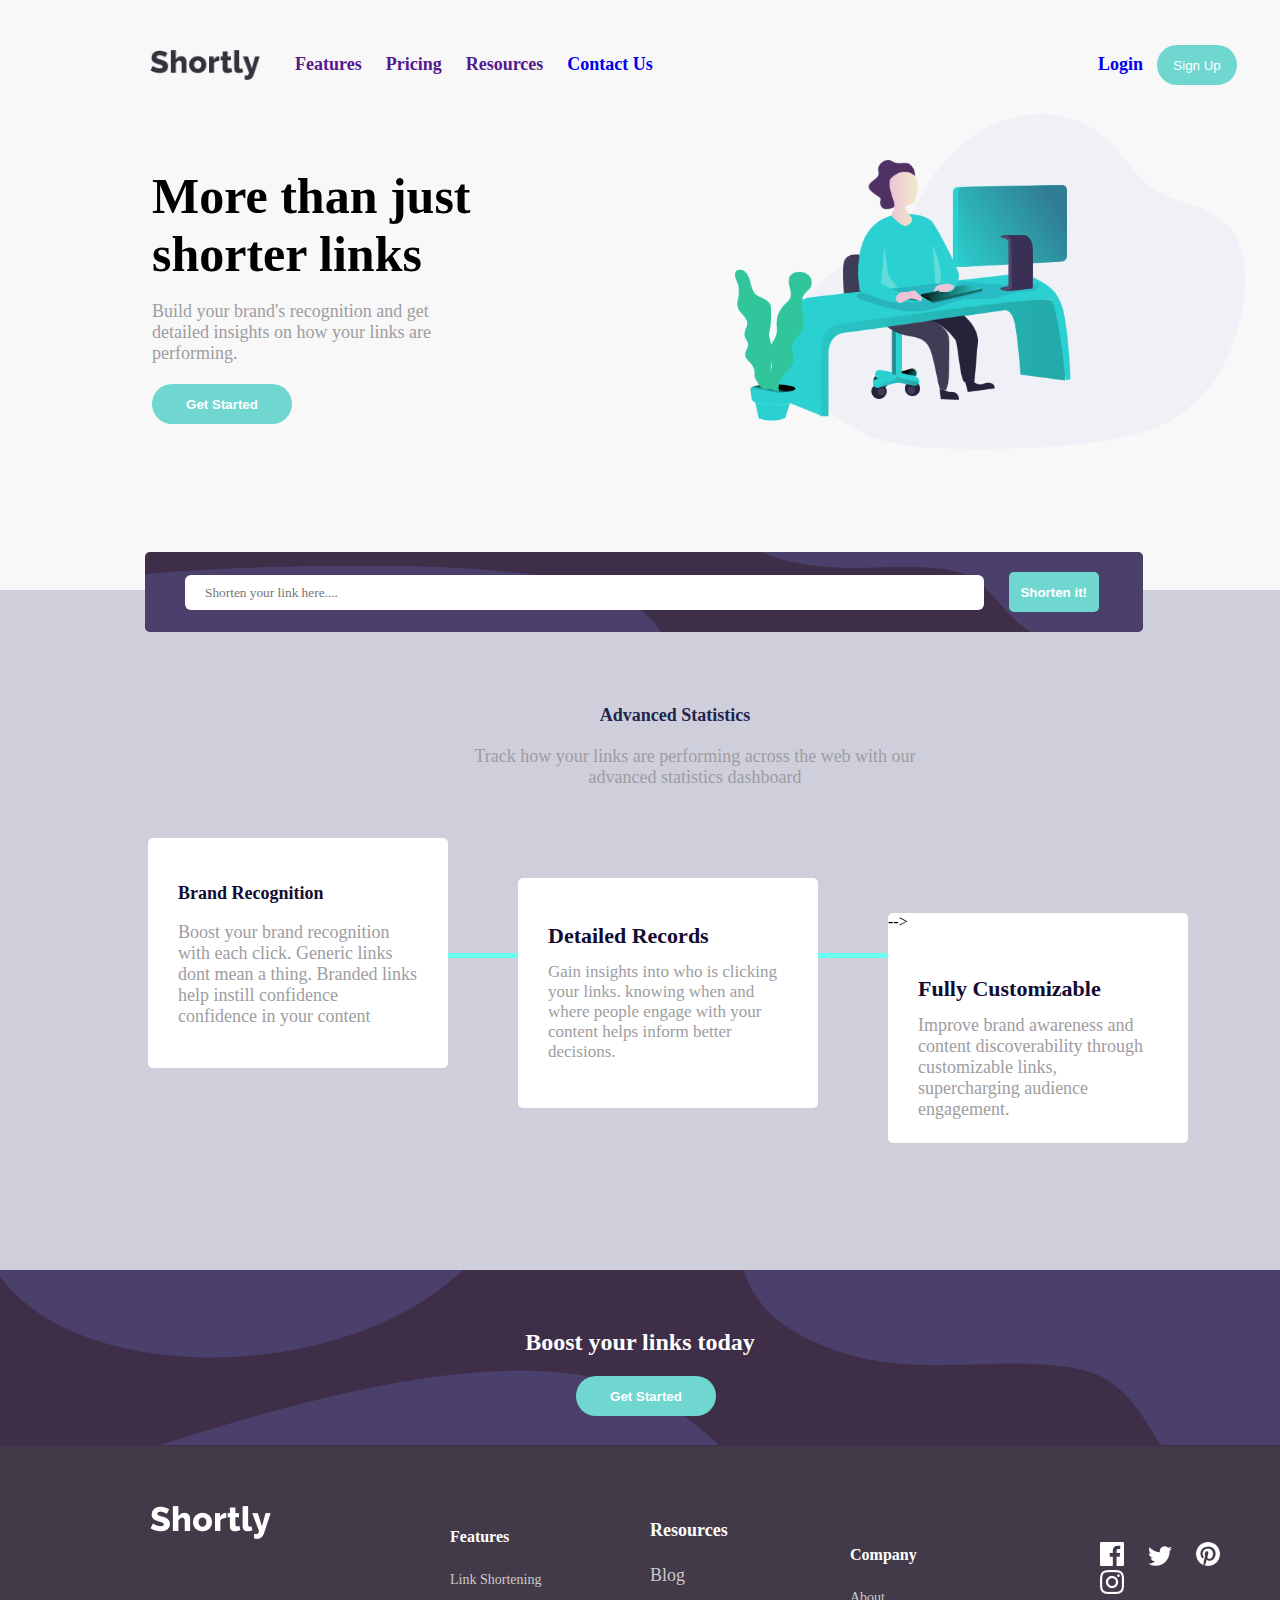
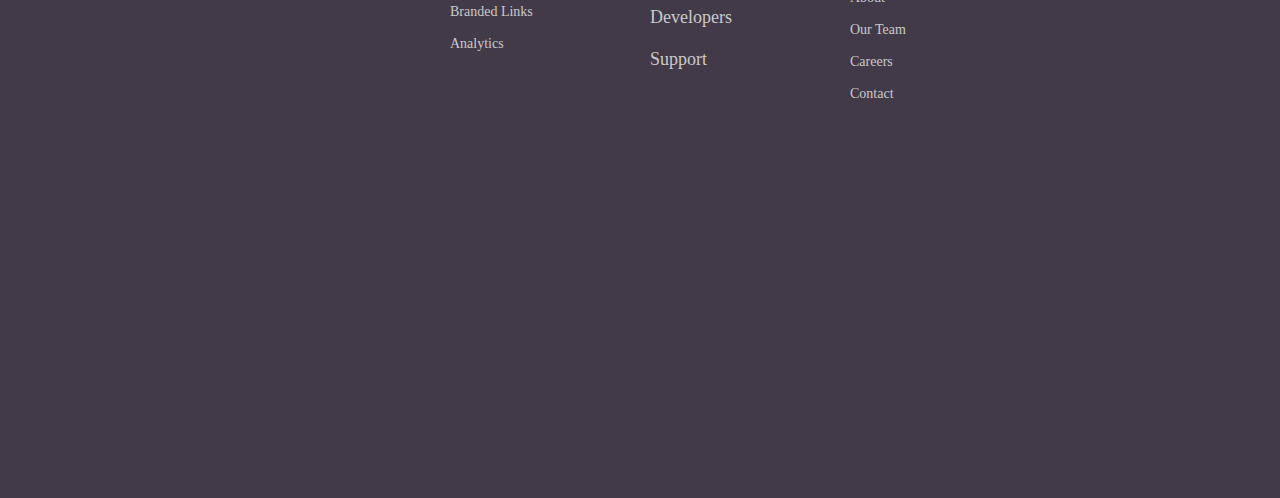
<file: index.htm>
<!DOCTYPE html>
<html>
<head>
	<title>URL SHORTENER</title>
	<link rel="stylesheet" type="text/css" href="url.css">
</head>

<body>
	<div class="top">
		<div id="headnav">
			<img id="logo" src="logo.png">
			<nav class="leftheader">
				<a href="">Features</a>
				<a href="">Pricing</a>
				<a href="">Resources</a>
				<a href="links/contactinfo.html">Contact Us</a>
			</nav>
		</div>
			<nav class="rightheader">
				<a id="login" href="links/login.html"> Login</a>
				<button id="btn"> Sign Up</button>
			</nav>	
	<section>
		<table id="section">
			<tr valign="top">
				<td width="50%">
					<div class="container">
					<h1 id="writings">More than just shorter links</h1>
					<br>
					<p id="writings">Build your brand's recognition and get detailed insights on how your links are performing.</p>
					</div>
					<button id="btn2"> Get Started</button>
				</td>
				<td width="50%">
					<div class="container">
					<img id="desk" src="illustration-working.png">
					</div>
				</td>
			</tr>
		</table>
	</section>
	</div>
	<br><br><br>
	<br><br><br>
	<br><br><br>
	
	
	<section class="mid">
		<div id="inputbg">
			<img id="input_img" src="bg-shorten-desktop.png">
			<form>
			<input type="text" name="input" placeholder="Shorten your link here...." maxlength="20" minlength="4" required><button type="submit" id="inputbtn">Shorten it!</button>
		</form>
		</div>
		<div id="mid_txt" >
			<h2 class="mid_h">Advanced Statistics</h2>
			<p class="mid_P"> Track how your links are performing across the web with our advanced statistics dashboard</p>
		</div>
		<div id="line">
			<div id="brand">
				<h3 id="BR_h">Brand Recognition</h3><br><p id="mid_4P">Boost your brand recognition with each click. Generic links dont mean a thing. Branded links help instill confidence confidence in your content</p>
			</div>
			<div id="DR">
				<h3 id="DR_h">Detailed Records</h3><br><p id="mid_DR">Gain insights into who is clicking your links. knowing when and where people engage with your content helps inform better decisions.</p>
			</div>
			<div id="FC">
				 <!-- <div id="FC_img"><img src="icon-fully-customizable.png"></div> --> -->
				<h3 id="FC_header">Fully Customizable</h3><br><p id="mid_FC">Improve brand awareness and content discoverability through customizable links, supercharging audience engagement.</p>
			</div>
		</div>

	</section>  

	<footer>
		<div id="footer1">
			<img id="footer_img" src="links/img/bg-boost-desktop.png">
			<h2 id="footer1_content">Boost your links today</h2>
			<button id="footer_btn"> Get Started</button>
		</div>
		<div id="footer2">
			<img id="logo2" src="logo2.png">
			<!-- <h1 id="logo2">Shortly</h1> -->
			<h4 id="col1_head">Features</h4>
			<br><br>
			<nav id="col1_item">
				<a href="">Link Shortening</a><br><br>
				<a href="">Branded Links</a><br><br>
				<a href="">Analytics</a><br><br>
			</nav>

			<h4 id="col2_head">Resources</h4>
			<br><br>
			<nav id="col2_item">
				<a href="">Blog</a><br><br>
				<a href="">Developers</a><br><br>
				<a href="">Support</a><br><br>
			</nav>

			<h4 id="col3_head">Company</h4>
			<br><br>
			<nav id="col3_item">
				<a href="">About</a><br><br>
				<a href="">Our Team</a><br><br>
				<a href="">Careers</a><br><br>
				<a href="">Contact</a>
			</nav>
			<div id="social_media">
				<img id="fb" class="social_media" src="icon-facebook.svg">
				<img id="twitter" class="social_media" src="icon-twitter.png">
				<img id="pinterest" class="social_media" src="icon-pinterest.png">
				<img id="instagram" class="social_media" src="icon-instagram.png">
			</div>
		</div>
		
	</footer>
</body>
</html>
</file>
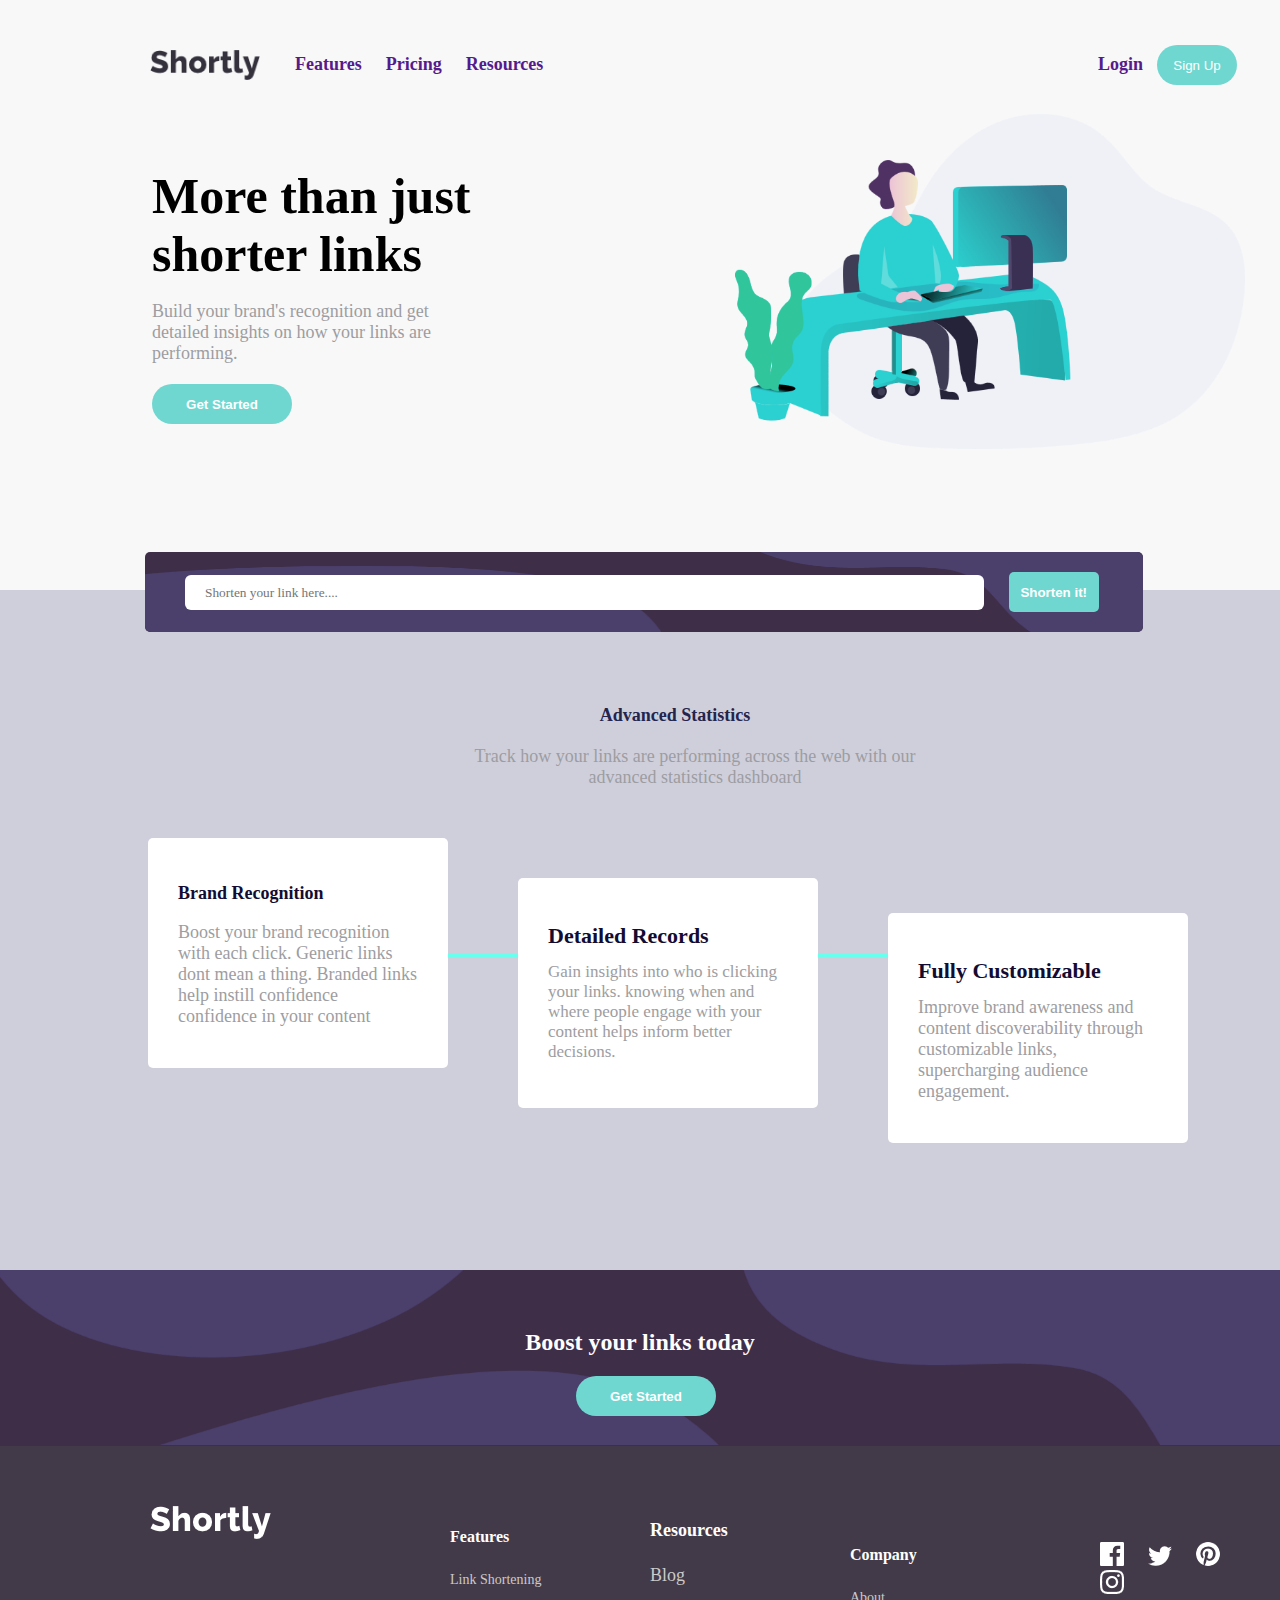
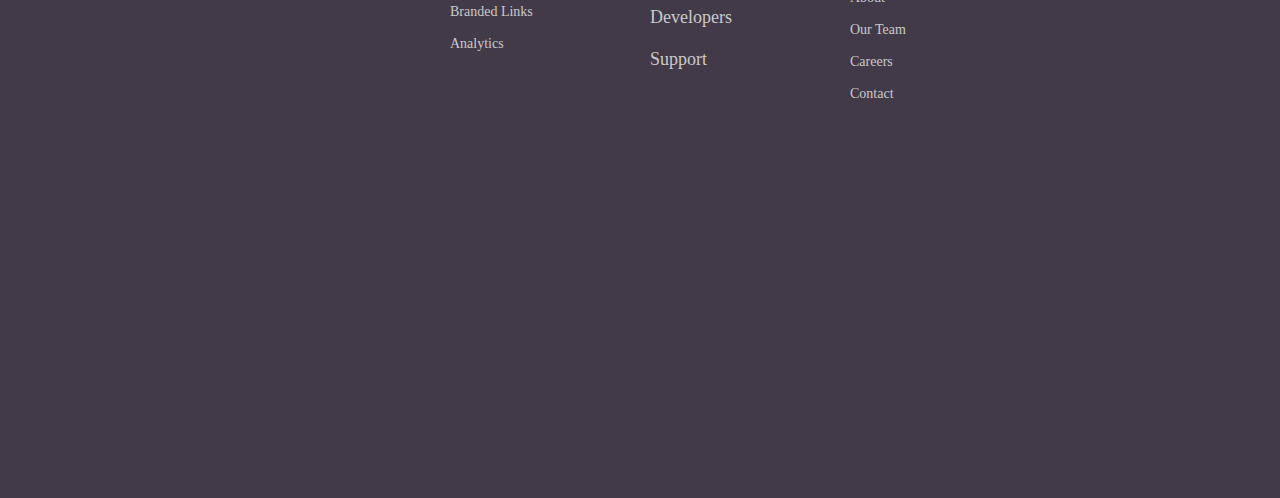
<file: url shortener.htm>
<!DOCTYPE html>
<html>
<head>
	<title>URL SHORTENER</title>
	<link rel="stylesheet" type="text/css" href="url.css">
</head>

<body>
	<div class="top">
		<div id="headnav">
			<img id="logo" src="logo.png">
			<nav class="leftheader">
				<a href="">Features</a>
				<a href="">Pricing</a>
				<a href="">Resources</a>
			</nav>
		</div>
			<nav class="rightheader">
				<a id="login" href=""> Login</a>
				<button id="btn"> Sign Up</button>
			</nav>	
	<section>
		<table id="section">
			<tr valign="top">
				<td width="50%">
					<div class="container">
					<h1 id="writings">More than just shorter links</h1>
					<br>
					<p id="writings">Build your brand's recognition and get detailed insights on how your links are performing.</p>
					</div>
					<button id="btn2"> Get Started</button>
				</td>
				<td width="50%">
					<div class="container">
					<img id="desk" src="illustration-working.png">
					</div>
				</td>
			</tr>
		</table>
	</section>
	</div>
	<br><br><br>
	<br><br><br>
	<br><br><br>
	
	
	<section class="mid">
		<div id="inputbg">
			<img id="input_img" src="bg-shorten-desktop.png">
			<form>
			<input type="text" name="input" placeholder="Shorten your link here...." maxlength="20" minlength="4" required><button type="submit" id="inputbtn">Shorten it!</button>
		</form>
		</div>
		<div id="mid_txt" >
			<h2 class="mid_h">Advanced Statistics</h2>
			<p class="mid_P"> Track how your links are performing across the web with our advanced statistics dashboard</p>
		</div>
		<div id="line">
			<div id="brand">
				<h3 id="BR_h">Brand Recognition</h3><br><p id="mid_4P">Boost your brand recognition with each click. Generic links dont mean a thing. Branded links help instill confidence confidence in your content</p>
			</div>
			<div id="DR">
				<h3 id="DR_h">Detailed Records</h3><br><p id="mid_DR">Gain insights into who is clicking your links. knowing when and where people engage with your content helps inform better decisions.</p>
			</div>
			<div id="FC">
				<!-- <div id="FC_img"><img src="icon-fully-customizable.png"></div> -->
				<h3 id="FC_header">Fully Customizable</h3><br><p id="mid_FC">Improve brand awareness and content discoverability through customizable links, supercharging audience engagement.</p>
			</div>
		</div>

	</section>

	<footer>
		<div id="footer1">
			<img id="footer_img" src="bg-boost-desktop.png">
			<h2 id="footer1_content">Boost your links today</h2>
			<button id="footer_btn"> Get Started</button>
		</div>
		<div id="footer2">
			<img id="logo2" src="logo2.png">
			<!-- <h1 id="logo2">Shortly</h1> -->
			<h4 id="col1_head">Features</h4>
			<br><br>
			<nav id="col1_item">
				<a href="">Link Shortening</a><br><br>
				<a href="">Branded Links</a><br><br>
				<a href="">Analytics</a><br><br>
			</nav>

			<h4 id="col2_head">Resources</h4>
			<br><br>
			<nav id="col2_item">
				<a href="">Blog</a><br><br>
				<a href="">Developers</a><br><br>
				<a href="">Support</a><br><br>
			</nav>

			<h4 id="col3_head">Company</h4>
			<br><br>
			<nav id="col3_item">
				<a href="">About</a><br><br>
				<a href="">Our Team</a><br><br>
				<a href="">Careers</a><br><br>
				<a href="">Contact</a>
			</nav>
			<div id="social_media">
				<img class="social_media" src="icon-facebook.svg">
				<img class="social_media" src="icon-twitter.png">
				<img id="pinterest" class="social_media" src="icon-pinterest.png">
				<img class="social_media" src="icon-instagram.png">
			</div>
		</div>
		
	</footer>
</body>
</html>
</file>
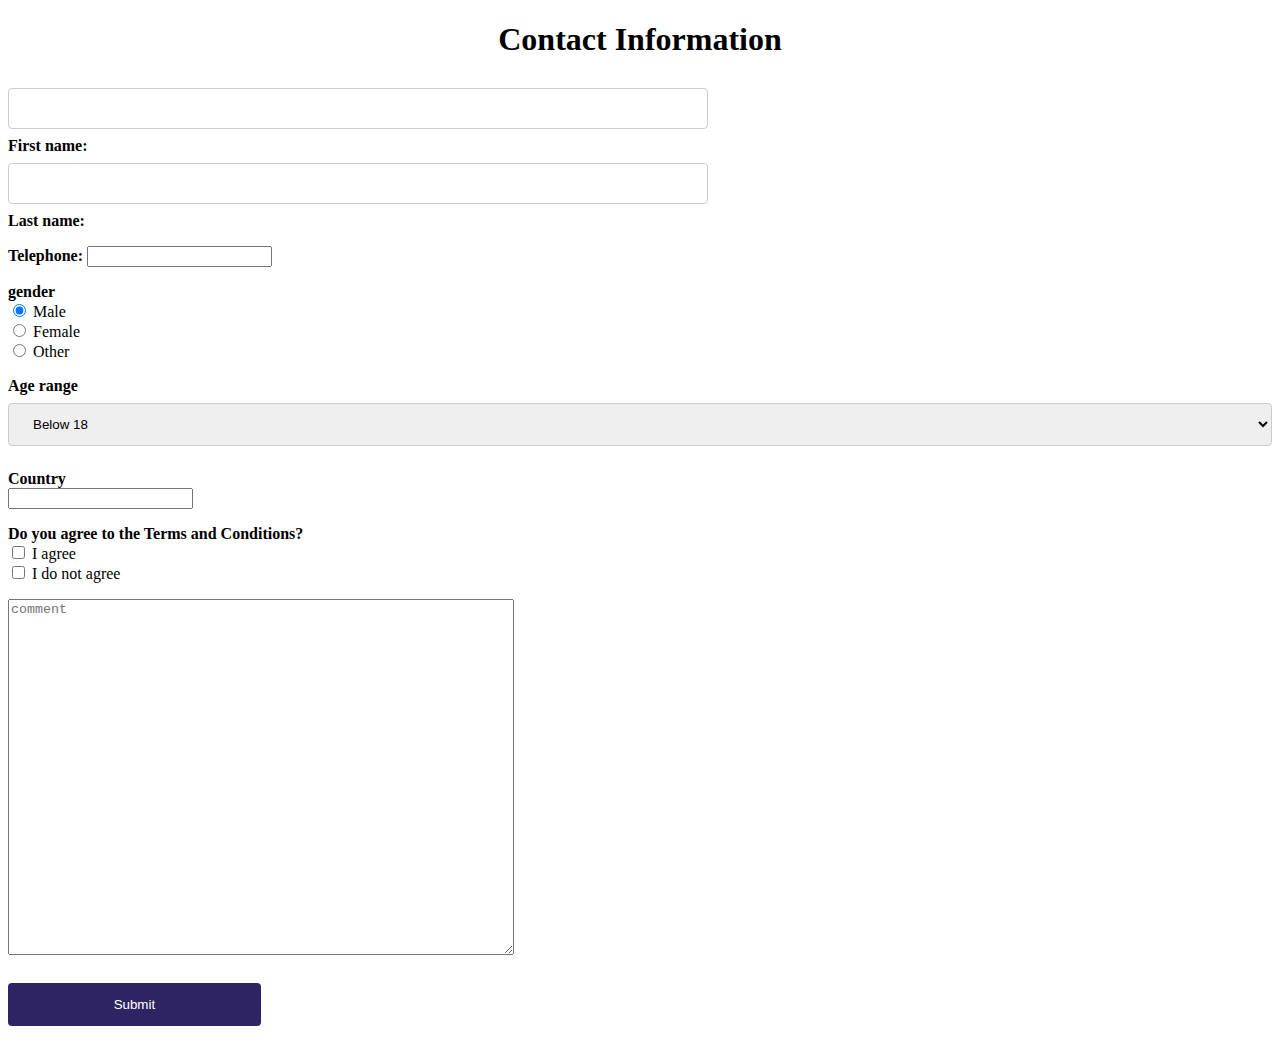
<file: links/contactform.html>
<!DOCTYPE html>
<html lang="en">
<head>
    <meta charset="UTF-8">
    <meta name="viewport" content="width=device-width, initial-scale=1.0">
    <title>Contact Info</title>
    <link rel="stylesheet" href="contact.css">
</head>
<body>
    <h1 style="text-align: center;">Contact Information</h1>
    <form>
        <input type="text" name="firstname" style="width: 700px;"><br>
        <b>First name:</b><br>
  <input type="text" name="lastname" style="width: 700px;"><br>
  <b>Last name:</b><br>
  <!-- <input type="text" name="lastname">
  Last name:<br> -->

  <p>
  <b>Telephone:</b>
  <input type="tel" name="usrtel" >
  </p>

  
      <p><b>gender</b><br>
  <input type="radio" name="gender" value="male" checked> Male<br>
  <input type="radio" name="gender" value="female"> Female<br>
  <input type="radio" name="gender" value="other"> Other
      </p>
  

  <p>
    <!-- <input type="text" name="age range"><br> -->
    <b>Age range</b><br>
  <select name="age range">
    <option value="Below 18">Below 18</option>
    <option value="18-25">18-25</option>
    <option value="26-35">26-35</option>
    <option value="Above 35">Above 35</option>
  </select>
</p>

<section id="one">
  <p>
    <!-- <input type="text" name="Country"><br> -->
    <b>Country</b><br>
  <form  action="action_page.php">
    <input list="Nigeria">
    <datalist id="Ghana">
      <option value="Arabia">
      <option value="Niger">
      <option value="Cameroun">
      <option value="India">
      <option value="Mexico">
    </datalist>
    </form>
</p>
    
    <!-- <input type="text" name="terms and conditions"><br> -->
  <p><b>Do you agree to the Terms and Conditions?</b><br>
    <input type="checkbox" name="vehicle1" value="Bike"> I agree<br>
  <input type="checkbox" name="vehicle2" value="Car"> I do not agree
  </p>
</section>

<section id="two">
    <textarea name="message" rows="10" cols="30" 
    placeholder="comment" style="width: 500px; height: 350px;"></textarea> 
    <p>
    <input type="submit" value="Submit">
    </p>
</section>
    


    </body>
</body>
</html>
</file>
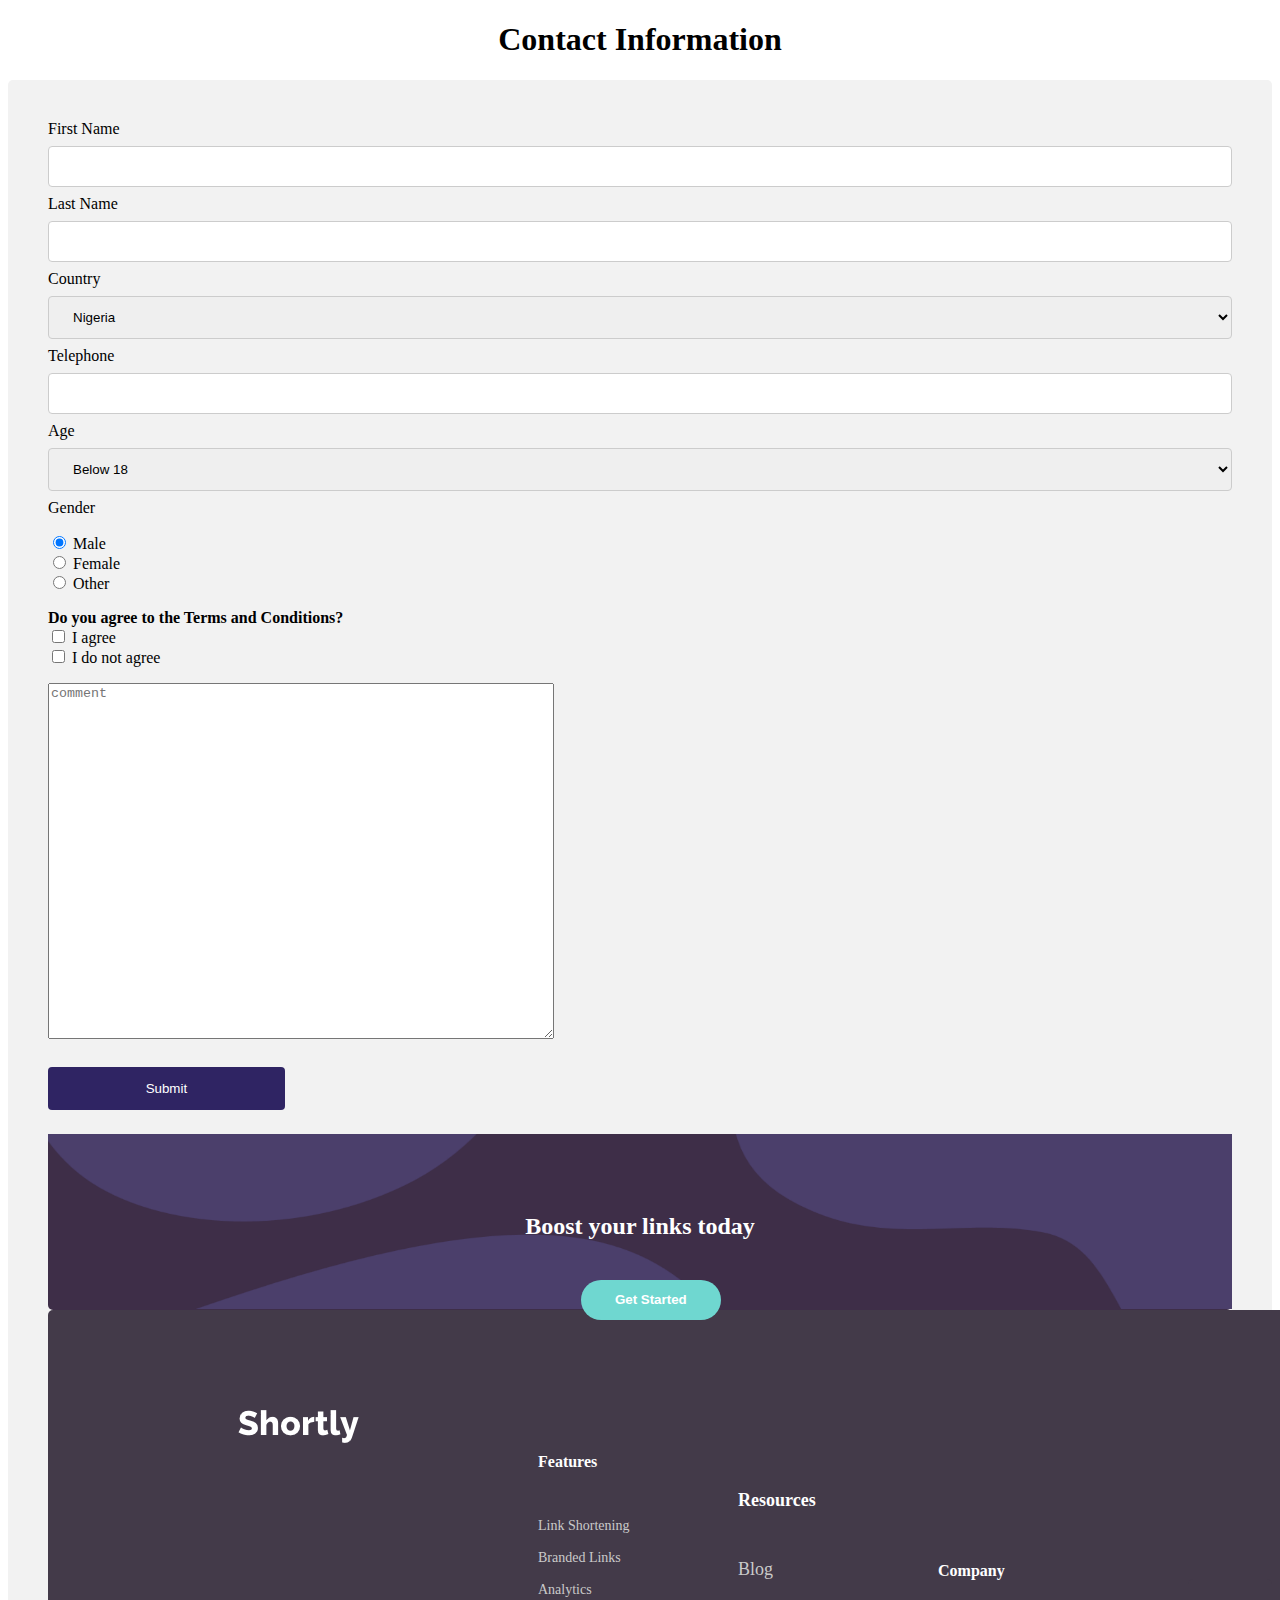
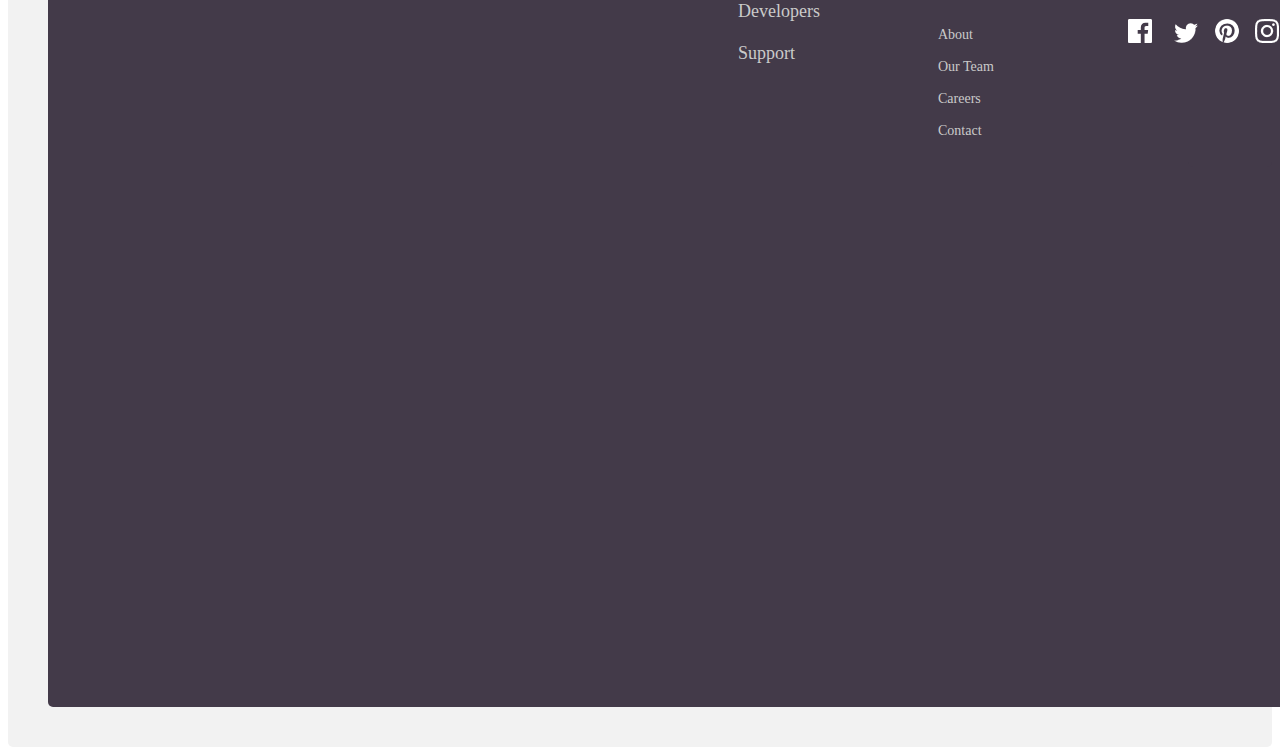
<file: links/contactinfo.html>
<!DOCTYPE html>
<html lang="en">
<head>
    <meta charset="UTF-8">
    <meta name="viewport" content="width=device-width, initial-scale=1.0">
    <title>Contact Info</title>
    <link rel="stylesheet" href="contact.css">
</head>
<body>
    <h1 style="text-align: center;">Contact Information</h1>
    <div>
      <form action="http://www.w3schools.com/css/action_page.php">
        <label for="fname">First Name</label>
        <input type="text" id="fname" name="firstname">
    
        <label for="lname">Last Name</label>
        <input type="text" id="lname" name="lastname">
    
        <label for="country">Country</label>
        <select id="country" name="country">
          <option value="australia">Nigeria</option>
          <option value="canada">Canada</option>
          <option value="usa">USA</option>
          <option value="usa">Ghana</option>
          <option value="usa">Tokyo</option>
        </select>

        <label for="Tel">Telephone</label>
        <input type="text" id="Tel" name="Telephone">

        <label for="AgeR">Age</label>
        <select name="age range">
          <option value="Below 18">Below 18</option>
          <option value="18-25">18-25</option>
          <option value="26-35">26-35</option>
          <option value="Above 35">Above 35</option>
        </select>
      
        <label for="gender">Gender</label>
        <p>
        <input type="radio" name="gender" value="male" checked> Male<br>
  <input type="radio" name="gender" value="female"> Female<br>
  <input type="radio" name="gender" value="other"> Other
  </p>
  <p><b>Do you agree to the Terms and Conditions?</b><br>
    <input type="checkbox" name="vehicle1" value="Bike"> I agree<br>
  <input type="checkbox" name="vehicle2" value="Car"> I do not agree
  </p>
</section>

<section id="two">
  <textarea name="message" rows="10" cols="30" 
  placeholder="comment" style="width: 500px; height: 350px;"></textarea> 
  <p>
  <input type="submit" value="Submit">
  </p>
</section>
        
      </form> 
    
        <!-- <input type="text" name="firstname" style="width: 700px;"><br>
        <b>First name:</b><br>
  <input type="text" name="lastname" style="width: 700px;"><br>
  <b>Last name:</b><br> -->
  <!-- <input type="text" name="lastname">
  Last name:<br> -->
<!-- 
  <p>
  <b>Telephone:</b>
  <input type="tel" name="usrtel" >
  </p> -->

  
  

  <!-- <p>
     <input type="text" name="age range"><br> 
    <b>Age range</b><br>
  
</p> -->

<!-- <section id="one">
  <p> -->
    <!-- <input type="text" name="Country"><br> -->
    <!-- <b>Country</b><br>
  <form  action="action_page.php">
    <input list="Nigeria">
    <datalist id="Ghana">
      <option value="Arabia">
      <option value="Niger">
      <option value="Cameroun">
      <option value="India">
      <option value="Mexico">
    </datalist>
    </form>
</p> -->
    
    <!-- <input type="text" name="terms and conditions"><br> -->

    <footer>
      <div id="footer1">
        <img id="footer_img" src="../bg-boost-desktop.png">
        <h2 id="footer1_content">Boost your links today</h2>
        <button id="footer_btn"> Get Started</button>
      </div>
      <div id="footer2">
        <img id="logo2" src="../logo2.png">
        <!-- <h1 id="logo2">Shortly</h1> -->
        <h4 id="col1_head">Features</h4>
        <br><br>
        <nav id="col1_item">
          <a href="">Link Shortening</a><br><br>
          <a href="">Branded Links</a><br><br>
          <a href="">Analytics</a><br><br>
        </nav>
  
        <h4 id="col2_head">Resources</h4>
        <br><br>
        <nav id="col2_item">
          <a href="">Blog</a><br><br>
          <a href="">Developers</a><br><br>
          <a href="">Support</a><br><br>
        </nav>
  
        <h4 id="col3_head">Company</h4>
        <br><br>
        <nav id="col3_item">
          <a href="">About</a><br><br>
          <a href="">Our Team</a><br><br>
          <a href="">Careers</a><br><br>
          <a href="">Contact</a>
        </nav>
        <div id="social_media">
          <img id="fb" class="social_media" src="../icon-facebook.svg">
          <img id="twitter" class="social_media" src="../icon-twitter.png">
          <img id="pinterest" class="social_media" src="../icon-pinterest.png">
          <img id="instagram" class="social_media" src="../icon-instagram.png">
        </div>
      </div>
      
    </footer>
</body>
</html>
</file>
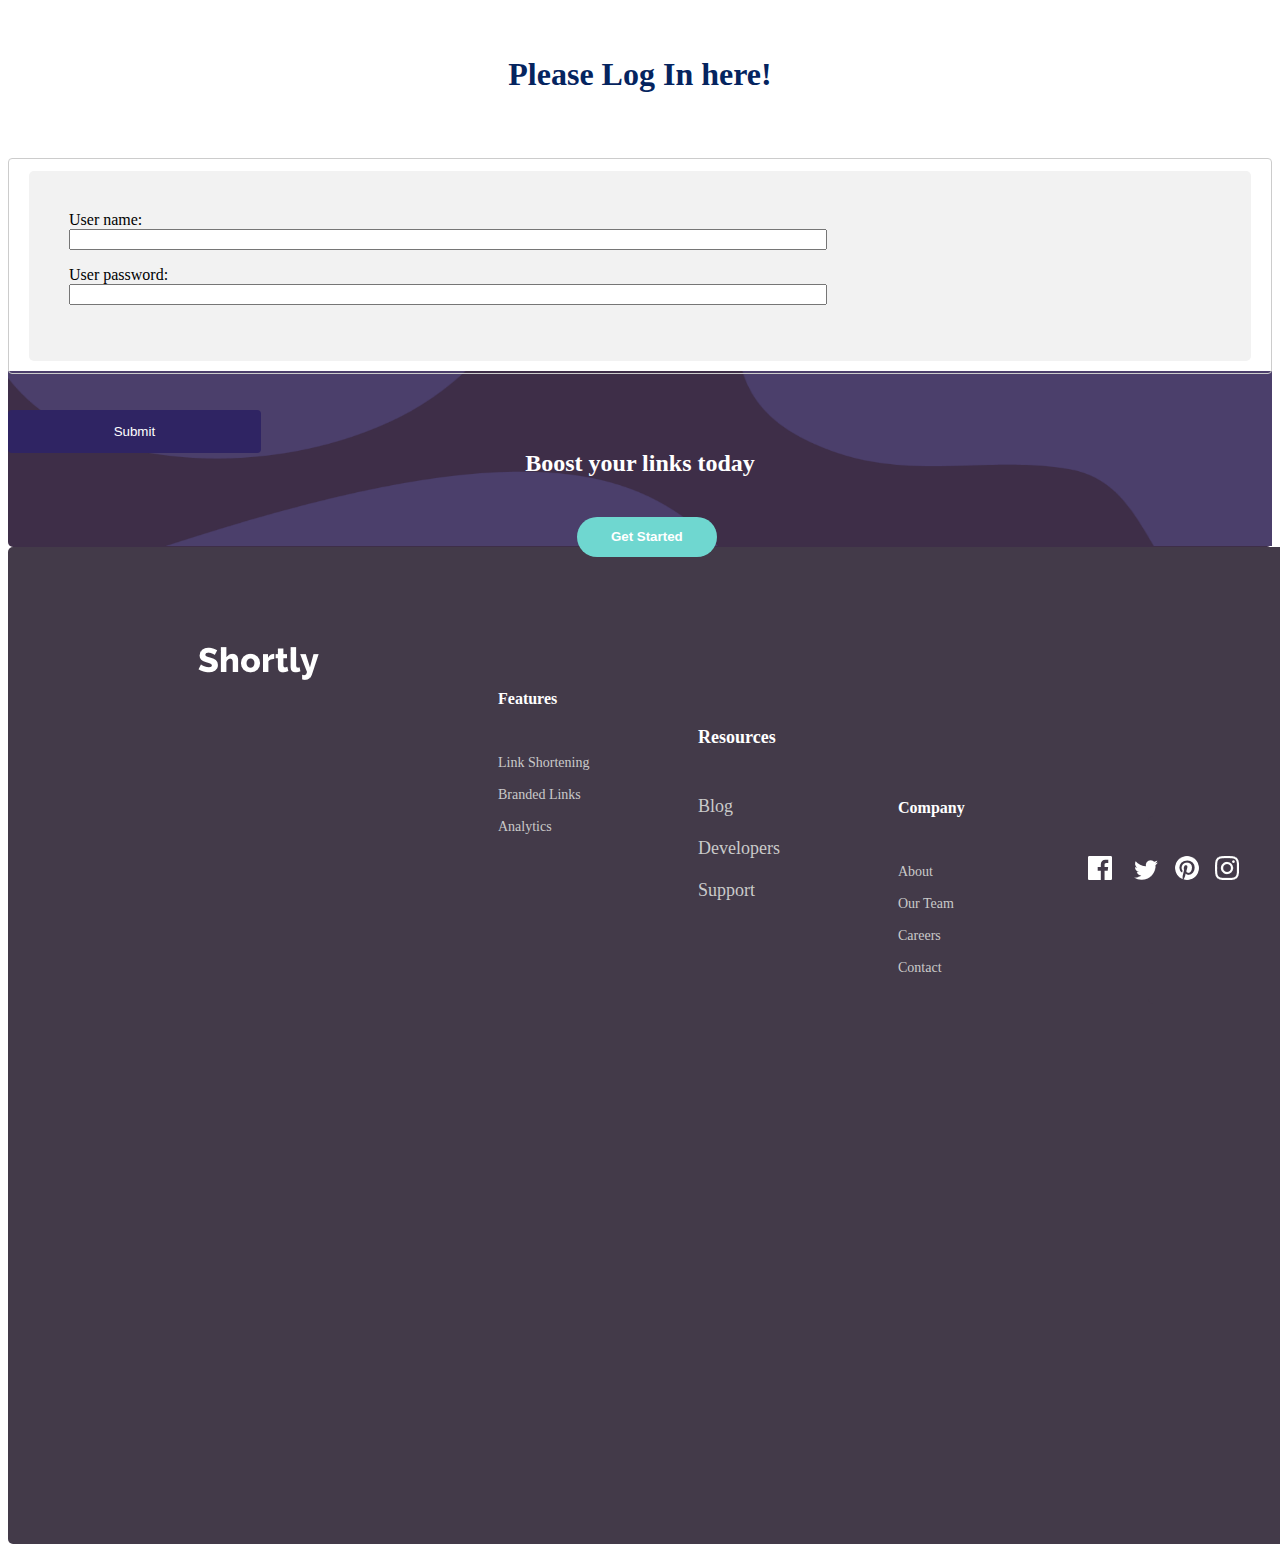
<file: links/login.html>
<!DOCTYPE html>
  <html lang="en">
  <head>
      <meta charset="UTF-8">
      <meta name="viewport" content="width=device-width, initial-scale=1.0">
      <title>Login</title>
      <link rel="stylesheet" href="login.css">
  </head>
  <body>




      <p><h1 style="text-align: center;">Please Log In here!</h1></p>
      
    <form>
        <div>
        User name:<br>
        <input id="username" type="text" name="username" style="width: 750px;"><br>
        <p>
        User password:<br>
        <input id="psw" type="password" name="psw" style="width: 750px;">
        </p>
        </div>
      </form> 
      <input type="submit" value="Submit">


	  <footer>
		<div id="footer1">
		  <img id="footer_img" src="../bg-boost-desktop.png">
		  <h2 id="footer1_content">Boost your links today</h2>
		  <button id="footer_btn"> Get Started</button>
		</div>
		<div id="footer2">
		  <img id="logo2" src="../logo2.png">
		  <!-- <h1 id="logo2">Shortly</h1> -->
		  <h4 id="col1_head">Features</h4>
		  <br><br>
		  <nav id="col1_item">
			<a href="">Link Shortening</a><br><br>
			<a href="">Branded Links</a><br><br>
			<a href="">Analytics</a><br><br>
		  </nav>
	
		  <h4 id="col2_head">Resources</h4>
		  <br><br>
		  <nav id="col2_item">
			<a href="">Blog</a><br><br>
			<a href="">Developers</a><br><br>
			<a href="">Support</a><br><br>
		  </nav>
	
		  <h4 id="col3_head">Company</h4>
		  <br><br>
		  <nav id="col3_item">
			<a href="">About</a><br><br>
			<a href="">Our Team</a><br><br>
			<a href="">Careers</a><br><br>
			<a href="">Contact</a>
		  </nav>
		  <div id="social_media">
			<img id="fb" class="social_media" src="../icon-facebook.svg">
			<img id="twitter" class="social_media" src="../icon-twitter.png">
			<img id="pinterest" class="social_media" src="../icon-pinterest.png">
			<img id="instagram" class="social_media" src="../icon-instagram.png">
		  </div>
		</div>
		
	  </footer>
      
      
  </body>
  </html>
</file>
<file: url.css>
*{
	margin: 0;
	padding: 0;
}
body{
	background-color: #f8f8f8;
	/*margin: 0px auto;
	margin-left: 70px;
	margin-top: 50px;
	margin-right: 43px;*/
}
.top{

	margin: 0px auto;
	margin-left: 150px;
	margin-top: 50px;
	margin-right: 43px;
}
#logo{
	height: 30px;
}
#headnav{
	width: 65%;
	height: 35px;

	/*padding: 10px;*/
	/*padding-bottom: 5px;*/
}
.leftheader{
	position: relative;
	bottom: 30px;
	left: 135px;
	/*float: left;*/
	overflow: auto;
	width: 100%;

}
.leftheader a{
	font-family: serif;
	text-decoration: none;
	font-size: 18px;
	font-weight: bolder;
	padding: 10px;
	text-align: center;
	width: 15%;

}
a:hover{
	color: #bb0808;
}
.rightheader{
	float: right;
	margin-top: -40px;
	position: relative;
}
.rightheader a{
	margin-right: 10px;
	text-decoration: none;
	font-weight: bolder;
	font-size: 18px;
	font-family: serif;
}
#btn{
	border-radius: 22px;
	background-color: #6fd7d0;
	height: 40px;
	width: 80px;
	border:none;
	color: white; 
}
#btn:hover{
	cursor: pointer;
	background-color: #5aaebf;
}
/*#section{
	float: left;
	margin-top: 50px;
}*/
.container{
	width: 60%;	
	float: left;
	margin-right: 100%
}
#desk{
	width: 510px;
	position: relative;
	left: 40px;
	top: 27px;
}
#writings{
	position: relative;
	top: 80px;
}
h1{
	font-size: 50px;
	width: 100%
	color: #24244c;
}
p{
	font-size: 18px;
	width: 100%;
	color: #9d9da1;
	font-family: Poppins;
}
#btn2{
	position: relative;
	top: 100px;
	border-radius: 22px;
	background-color: #6fd7d0;
	height: 40px;
	width: 140px;
	border:none;
	color: white; 
	font-weight: bold;
}
#btn2:hover{
	cursor: pointer;
	background-color: #5aaebf;
}

.mid{
	background-color: #cfcfdc;
	height: 680px;
	width: 100%;
	min-width: 100%;
	/*margin-right: -px;*/
}
#inputbg{
	position: relative;
	bottom: 38px;
	background-color: #3e2e48;
	width:580px;
	min-width:78%;
	max-width: 90%;
	height: 80px;
	margin-left: 145px;
	margin-right: 60px;
	border-radius: 5px;

}
#input_img{
	width: 100%;
	min-width: 100%;
	height: 80px;
	border-bottom-left-radius: 6px;
	border-top-right-radius: 6px;
	border-bottom-right-radius: 6px;
}
input{
	position: relative;
	bottom: 64px;
	margin-left: 40px;
	width: 550px;
	min-width: 80%;
	height: 35px;
	border-radius: 6px;
	border:none;
	shape-margin: 20px;
	font-family: Poppins;
	text-indent: 20px;
	color: #817b86;
}
#inputbtn{
	position: relative;
	bottom: 64px;
	left: 25px;
	border-radius: 5px;
	background-color: #6fd7d0;
	border:none;
	color: white; 
	font-weight: bold;
	width: 90px;
	height:40px;
}
#inputbtn:hover{
	cursor: pointer;
	background-color: #5aaebf;
}
.mid_h{

	font-family: Poppins;
	font-size: 18px;
	color: #24244c;
	text-align: center;
}
.mid_P{
	position: relative;
	left: 375px;
	top: 20px;
	font-family: Poppins;
	text-align: center;
	font-size: 18px;
	width: 500px;
	max-width: 90%
	min-width: 95%;

	/*max-width: 50%*/
}
#mid_txt{
	position: relative;
	top: 35px;
	margin-left: 70px;
	text-align: center;
	/*background-color: red;*/
}
#line{
	position: relative;
	top: 220px;
	/*left:*/ 
	background-color: #67ffed;
	height: 5px;
	width: 750px;
	margin-left: 148px;

}
#brand{
	background-color: white;
	position: relative;
	bottom: 115px;
	/*margin-left: 50px;*/
	height: 230px;
	width: 300px;
	/*min-width: 1%;*/
	/*text-indent: 20px;*/
	border-radius: 5px;
}
h3{
	position: relative;
	top: 45px;
	margin-left: 30px;
	font-size: 18px;
	color: #130c32;

}
#mid_4P{
	position: relative;
	top: 45px;
	font-size: 18px;
	/*text-indent: 20px;*/
	margin-left: 30px;
	width: 240px;
}
#DR{
	background-color: white;
	position: relative;
	bottom: 305px;
	left: 370px;
	height: 230px;
	width: 300px;
	/*min-width: 5%;*/
	/*text-indent: 20px;*/
	border-radius: 5px;
}
#DR_h{
	position: relative;
	top: 45px;
	margin-left: 30px;
	font-size: 22px;
}
#mid_DR{
	font-size: 17px;
	margin-top: 40px;
	margin-left: 30px;
	width: 240px;
}
#FC{
	background-color: white;
	position: relative;
	bottom: 500px;
	left: 740px;
	height: 230px;
	width: 300px;
	/*min-width: 5%;*/
	/*text-indent: 20px;*/
	border-radius: 5px;
}
#FC_header{
	position: relative;
	top: 45px;
	margin-left: 30px;
	font-size: 22px;
}
#mid_FC{
	font-size: 18px;
	margin-top: 40px;
	margin-left: 30px;
	width: 240px;
}
#FC_img{
	background-color: #2f2463;
	border-top-left-radius: 50px;
	border-bottom-left-radius: 70px;
	border-bottom-right-radius: 80px;
	width: 50px;
	height: 60px;
}
#footer1{
	background-color: #3e2e48;
	width: 800px;
	height:176px;
	min-width: 100%;
	margin-bottom: 0;
	padding: 0;
}
#footer_img{
	height: 175px;
	width: 100%;
	margin: 0;
}
#footer1_content{
	position: relative;
	bottom: 120px;
	text-align: center;
	color: white;
}
#footer_btn{
	position: relative;
	bottom: 100px;
	margin-left: 45%;
	border-radius: 22px;
	background-color: #6fd7d0;
	height: 40px;
	width: 140px;
	border:none;
	color: white; 
	font-weight: bold;
}
#footer_btn:hover{
	cursor: pointer;
	background-color: #5aaebf;
}
#footer2{
	width: 100%;
	height: 70%;
	/*min-height: 55%;*/
	background-color: #433a49;
	border: none;
}
#logo2{
	margin-left: 150px;
	margin-top: 60px;

}

#col1_head{
	position: relative;
	/*left:500px;*/
	top: -15px;
	margin-left: 450px;
	font-family: poppins;
	font-size: 16px;
	bottom: 10px;
	color: white;
	width: 100px;
	cursor: default;
}
#col1_item{
	position: relative;
	bottom: 25px;
	margin-left: 450px;
	font-family: poppins;
	font-size: 14px;
	width: 100px;
}
#col1_item a{
	cursor: pointer;
	text-decoration: none;
	color: #cacaca;
}
#col2_head{
	position: relative;
	/*left:500px;*/
	margin-left: 650px;
	font-family: poppins;
	font-size: 18px;
	bottom: 173px;
	color: white;
	cursor: default;
	width: 100px;
}
#col2_item{
	position: relative;
	bottom: 185px;
	margin-left: 650px;
	font-family: poppins;
	font-size: 18px;
	width: 100px;
}
#col2_item a{
	cursor: pointer;
	text-decoration: none;
	color: #cacaca;
}
#col3_head{
	position: relative;
	/*left:500px;*/
	margin-left: 850px;
	font-family: poppins;
	font-size: 16px;
	bottom: 330px;
	color: white;
	cursor: default;
	width: 100px;
}
#col3_item{
	position: relative;
	bottom: 340px;
	margin-left: 850px;
	font-family: poppins;
	font-size: 14px;
	width: 100px;
}
#col3_item a{
	cursor: pointer;
	text-decoration: none;
	color: #cacaca;
}
#col1_item a:hover{
	color: #8ca3ff;
}
#col2_item a:hover{
	color: #8ca3ff;
}
#col3_item a:hover{
	color: #8ca3ff;
}

#social_media{
	position: relative;
	bottom:500px;
	margin-left: 1100px;
}
#pinterest{
	border-radius: 10px;
}
.social_media{
	margin-right: 20px;
}
.social_media:hover{
	background-color: #8ca3ff;
}
</file>
<file: links/contact.css>
body{
    background-color: white;
    font-family: Cambria, Cochin, Georgia, Times, 'Times New Roman', serif;
}




input[type=text], select {
    width: 100%;
    padding: 12px 20px;
    margin: 8px 0;
    display: inline-block;
    border: 1px solid #ccc;
    border-radius: 4px;
    box-sizing: border-box;
}

input[type=submit] {
    width: 20%;
    background-color: #2f2463;
    color: white;
    padding: 14px 20px;
    margin: 8px 0;
    border: none;
    border-radius: 4px;
    cursor: pointer;
}

input[type=submit]:hover {
    background-color: #3f2aa7
}

div {
    border-radius: 5px;
    background-color: #f2f2f2;
    padding: 40px;
}


#footer1{
	background-color: #3e2e48;
	width: 800px;
	height:176px;
	min-width: 100%;
	margin-bottom: 0;
	padding: 0;
}
#footer_img{
	height: 175px;
	width: 100%;
	margin: 0;
}
#footer1_content{
	position: relative;
	bottom: 120px;
	text-align: center;
	color: white;
}
#footer_btn{
	position: relative;
	bottom: 100px;
	margin-left: 45%;
	border-radius: 22px;
	background-color: #6fd7d0;
	height: 40px;
	width: 140px;
	border:none;
	color: white; 
	font-weight: bold;
}
#footer_btn:hover{
	cursor: pointer;
	background-color: #5aaebf;
}
#footer2{
	width: 100%;
	height: 70%;
	/*min-height: 55%;*/
	background-color: #433a49;
	border: none;
}
#logo2{
	margin-left: 150px;
	margin-top: 60px;

}

#col1_head{
	position: relative;
	/*left:500px;*/
	top: -15px;
	margin-left: 450px;
	font-family: poppins;
	font-size: 16px;
	bottom: 10px;
	color: white;
	width: 100px;
	cursor: default;
}
#col1_item{
	position: relative;
	bottom: 25px;
	margin-left: 450px;
	font-family: poppins;
	font-size: 14px;
	width: 100px;
}
#col1_item a{
	cursor: pointer;
	text-decoration: none;
	color: #cacaca;
}
#col2_head{
	position: relative;
	/*left:500px;*/
	margin-left: 650px;
	font-family: poppins;
	font-size: 18px;
	bottom: 173px;
	color: white;
	cursor: default;
	width: 100px;
}
#col2_item{
	position: relative;
	bottom: 185px;
	margin-left: 650px;
	font-family: poppins;
	font-size: 18px;
	width: 100px;
}
#col2_item a{
	cursor: pointer;
	text-decoration: none;
	color: #cacaca;
}
#col3_head{
	position: relative;
	/*left:500px;*/
	margin-left: 850px;
	font-family: poppins;
	font-size: 16px;
	bottom: 330px;
	color: white;
	cursor: default;
	width: 100px;
}
#col3_item{
	position: relative;
	bottom: 340px;
	margin-left: 850px;
	font-family: poppins;
	font-size: 14px;
	width: 100px;
}
#col3_item a{
	cursor: pointer;
	text-decoration: none;
	color: #cacaca;
}
#col1_item a:hover{
	color: #8ca3ff;
}
#col2_item a:hover{
	color: #8ca3ff;
}
#col3_item a:hover{
	color: #8ca3ff;
}

#social_media{
	position: relative;
	bottom:500px;
	margin-left: 1100px;
	background-color: #433a49;
} 
#pinterest{
	border-radius: 10px;
}
.social_media{
	margin-right: 20px;
}
.social_media:hover{
	background-color: #8ca3ff;
} 
#fb{
	position: relative;
	right:100px;
}
#twitter{
	position: relative;
	right: 54px;
	bottom: 24px;
}
#pinterest{
	position: relative;
	bottom: 52px;
	right: 13px;
}
#instagram{
	position: relative;
	bottom: 80px;
	left: 27px;
}
</file>
<file: links/login.css>
h1{
    position: relative;
    top: 35px;
    color: rgb(5, 36, 95);
}

form{
    /* position: relative;
    left: 250px;
    top: 100px; */
    position: relative;
    top: 70px;
    width: 100%;
    padding: 12px 20px;
    margin: 8px 0;
    display: inline-block;
    border: 1px solid #ccc;
    border-radius: 4px;
    box-sizing: border-box;
}

.username, .psw{
    color: rgb(5, 36, 95);
}

input[type=submit] {
    width: 20%;
    background-color: #2f2463;
    color: white;
    padding: 14px 20px;
    margin: 8px 0;
    border: none;
    border-radius: 4px;
    cursor: pointer;
    position: relative;
    top: 90px;
}
input[type=submit]:hover {
    background-color: #3f2aa7;
}
div {
    border-radius: 5px;
    background-color: #f2f2f2;
    padding: 40px;
}



#footer1{
	background-color: #3e2e48;
	width: 800px;
	height:176px;
	min-width: 100%;
	margin-bottom: 0;
	padding: 0;
}
#footer_img{
	height: 175px;
	width: 100%;
	margin: 0;
}
#footer1_content{
	position: relative;
	bottom: 120px;
	text-align: center;
	color: white;
}
#footer_btn{
	position: relative;
	bottom: 100px;
	margin-left: 45%;
	border-radius: 22px;
	background-color: #6fd7d0;
	height: 40px;
	width: 140px;
	border:none;
	color: white; 
	font-weight: bold;
}
#footer_btn:hover{
	cursor: pointer;
	background-color: #5aaebf;
}
#footer2{
	width: 100%;
	height: 70%;
	/*min-height: 55%;*/
	background-color: #433a49;
	border: none;
}
#logo2{
	margin-left: 150px;
	margin-top: 60px;

}

#col1_head{
	position: relative;
	/*left:500px;*/
	top: -15px;
	margin-left: 450px;
	font-family: poppins;
	font-size: 16px;
	bottom: 10px;
	color: white;
	width: 100px;
	cursor: default;
}
#col1_item{
	position: relative;
	bottom: 25px;
	margin-left: 450px;
	font-family: poppins;
	font-size: 14px;
	width: 100px;
}
#col1_item a{
	cursor: pointer;
	text-decoration: none;
	color: #cacaca;
}
#col2_head{
	position: relative;
	/*left:500px;*/
	margin-left: 650px;
	font-family: poppins;
	font-size: 18px;
	bottom: 173px;
	color: white;
	cursor: default;
	width: 100px;
}
#col2_item{
	position: relative;
	bottom: 185px;
	margin-left: 650px;
	font-family: poppins;
	font-size: 18px;
	width: 100px;
}
#col2_item a{
	cursor: pointer;
	text-decoration: none;
	color: #cacaca;
}
#col3_head{
	position: relative;
	/*left:500px;*/
	margin-left: 850px;
	font-family: poppins;
	font-size: 16px;
	bottom: 330px;
	color: white;
	cursor: default;
	width: 100px;
}
#col3_item{
	position: relative;
	bottom: 340px;
	margin-left: 850px;
	font-family: poppins;
	font-size: 14px;
	width: 100px;
}
#col3_item a{
	cursor: pointer;
	text-decoration: none;
	color: #cacaca;
}
#col1_item a:hover{
	color: #8ca3ff;
}
#col2_item a:hover{
	color: #8ca3ff;
}
#col3_item a:hover{
	color: #8ca3ff;
}

#social_media{
	position: relative;
	bottom:500px;
	margin-left: 1100px;
	background-color: #433a49;
}
#pinterest{
	border-radius: 10px;
}
.social_media{
	margin-right: 20px;
}
.social_media:hover{
	background-color: #8ca3ff;
} 

#fb{
	position: relative;
	right:100px;
}
#twitter{
	position: relative;
	right: 54px;
	bottom: 24px;
}
#pinterest{
	position: relative;
	bottom: 52px;
	right: 13px;
}
#instagram{
	position: relative;
	bottom: 80px;
	left: 27px;
}
</file>
